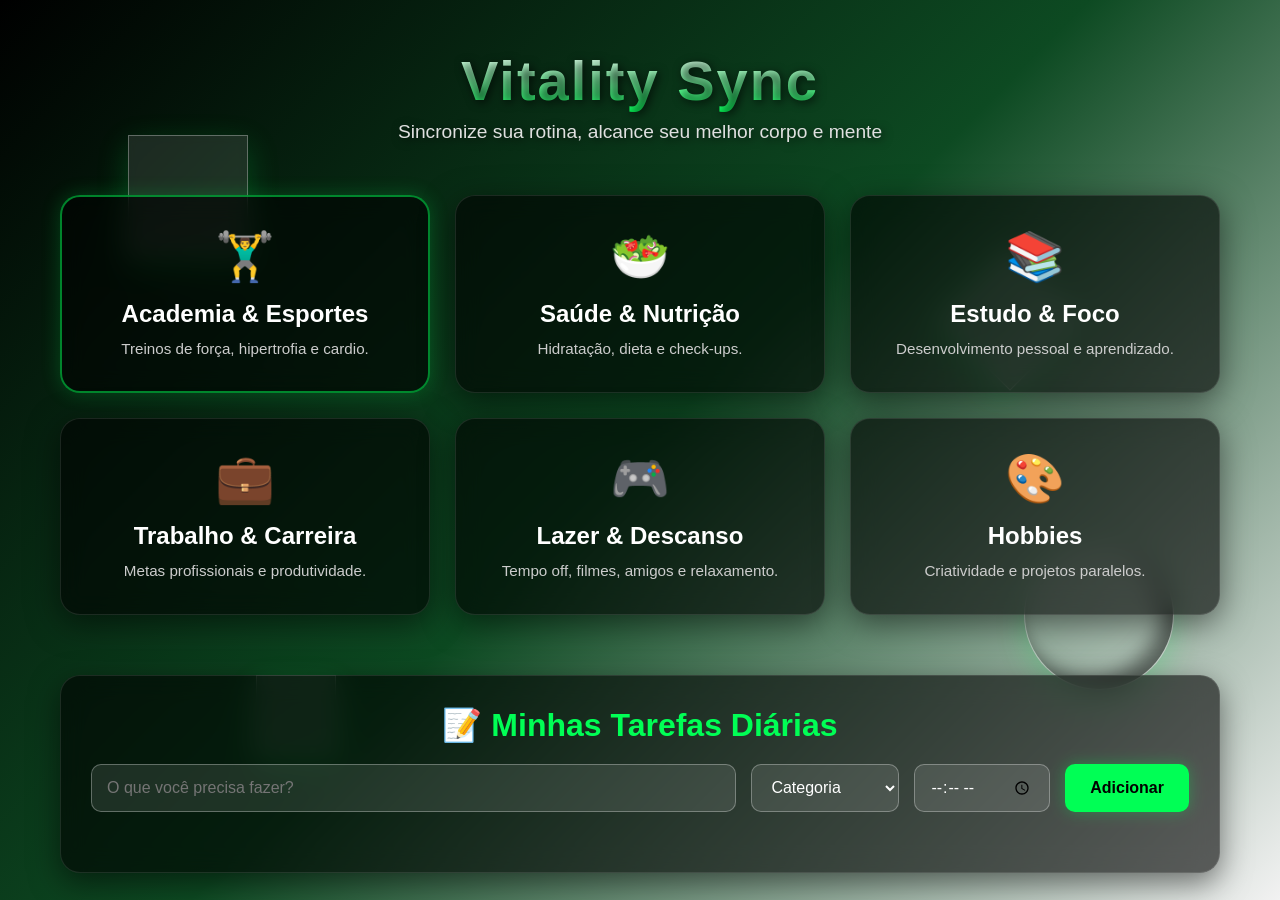
<file: index.html>
<!DOCTYPE html>
<html lang="pt-BR">
<head>
    <meta charset="UTF-8">
    <meta name="viewport" content="width=device-width, initial-scale=1.0">
    <title>Vitality Sync | Estilo de Vida Saudável</title>
    <link rel="stylesheet" href="style.css">
</head>
<body>
    <!-- Fundo com objetos 3D flutuantes -->
    <div class="background-3d">
        <div class="shape cube cube1"></div>
        <div class="shape sphere"></div>
        <div class="shape diamond"></div>
        <div class="shape cube cube2"></div>
    </div>

    <header>
        <h1>Vitality Sync</h1>
        <p>Sincronize sua rotina, alcance seu melhor corpo e mente</p>
    </header>

    <main class="grid-container">
        <!-- Card 1: Academia -->
        <a href="academia.html" class="card-link">
            <div class="card card-destaque">
                <div class="card-icon">🏋️‍♂️</div>
                <h2>Academia & Esportes</h2>
                <p>Treinos de força, hipertrofia e cardio.</p>
            </div>
        </a>

        <!-- Card 2: Saúde -->
        <a href="saude.html" class="card-link">
            <div class="card">
                <div class="card-icon">🥗</div>
                <h2>Saúde & Nutrição</h2>
                <p>Hidratação, dieta e check-ups.</p>
            </div>
        </a>

        <!-- Card 3: Estudo -->
        <a href="estudo.html" class="card-link">
            <div class="card">
                <div class="card-icon">📚</div>
                <h2>Estudo & Foco</h2>
                <p>Desenvolvimento pessoal e aprendizado.</p>
            </div>
        </a>

        <!-- Card 4: Trabalho -->
        <a href="trabalho.html" class="card-link">
            <div class="card">
                <div class="card-icon">💼</div>
                <h2>Trabalho & Carreira</h2>
                <p>Metas profissionais e produtividade.</p>
            </div>
        </a>

        <!-- Card 5: Lazer -->
        <a href="lazer.html" class="card-link">
            <div class="card">
                <div class="card-icon">🎮</div>
                <h2>Lazer & Descanso</h2>
                <p>Tempo off, filmes, amigos e relaxamento.</p>
            </div>
        </a>

        <!-- Card 6: Hobby -->
        <a href="hobby.html" class="card-link">
            <div class="card">
                <div class="card-icon">🎨</div>
                <h2>Hobbies</h2>
                <p>Criatividade e projetos paralelos.</p>
            </div>
        </a>
    </main>

    <!-- Nova Seção: Gerenciador de Tarefas -->
    <section class="task-manager-section">
        <div class="task-manager-box">
            <h2>📝 Minhas Tarefas Diárias</h2>
            
            <form id="task-form" class="task-form">
                <input type="text" id="task-desc" placeholder="O que você precisa fazer?" required>
                
                <select id="task-category" required>
                    <option value="" disabled selected>Categoria</option>
                    <option value="Academia">🏋️‍♂️ Academia</option>
                    <option value="Saúde">🥗 Saúde</option>
                    <option value="Estudo">📚 Estudo</option>
                    <option value="Trabalho">💼 Trabalho</option>
                    <option value="Lazer">🎮 Lazer</option>
                    <option value="Hobby">🎨 Hobby</option>
                </select>

                <input type="time" id="task-time" required>
                
                <button type="submit">Adicionar</button>
            </form>

            <div id="task-list" class="task-list">
                <!-- As tarefas aparecerão aqui via JavaScript -->
            </div>
        </div>
    </section>

    <!-- JAVASCRIPT: Gerenciamento e Ordenação de Tarefas -->
    <script>
        // Array para armazenar as tarefas
        let tarefas = [];

        const taskForm = document.getElementById('task-form');
        const taskList = document.getElementById('task-list');

        // Evento de envio do formulário
        taskForm.addEventListener('submit', function(event) {
            event.preventDefault(); // Evita que a página recarregue

            // Captura os valores
            const desc = document.getElementById('task-desc').value;
            const category = document.getElementById('task-category').value;
            const time = document.getElementById('task-time').value;

            // Cria o objeto da tarefa
            const novaTarefa = {
                id: Date.now(),
                desc: desc,
                category: category,
                time: time
            };

            // Adiciona ao array
            tarefas.push(novaTarefa);

            // Ordena as tarefas pelo horário (do mais cedo pro mais tarde)
            tarefas.sort((a, b) => a.time.localeCompare(b.time));

            // Atualiza a tela
            renderizarTarefas();

            // Limpa o formulário
            taskForm.reset();
        });

        // Função para desenhar as tarefas na tela
        function renderizarTarefas() {
            taskList.innerHTML = ''; // Limpa a lista atual

            if(tarefas.length === 0) {
                taskList.innerHTML = '<p class="empty-msg">Nenhuma tarefa agendada.</p>';
                return;
            }

            tarefas.forEach(tarefa => {
                // Cria o elemento da tarefa
                const div = document.createElement('div');
                div.className = 'task-item';
                
                div.innerHTML = `
                    <div class="task-info">
                        <span class="task-time">⏰ ${tarefa.time}</span>
                        <span class="task-cat badge-${tarefa.category.toLowerCase()}">${tarefa.category}</span>
                        <span class="task-text">${tarefa.desc}</span>
                    </div>
                    <button class="btn-delete" onclick="removerTarefa(${tarefa.id})">❌</button>
                `;

                taskList.appendChild(div);
            });
        }

        // Função para remover uma tarefa
        function removerTarefa(id) {
            tarefas = tarefas.filter(tarefa => tarefa.id !== id);
            renderizarTarefas();
        }
    </script>
</body>
</html>
</file>
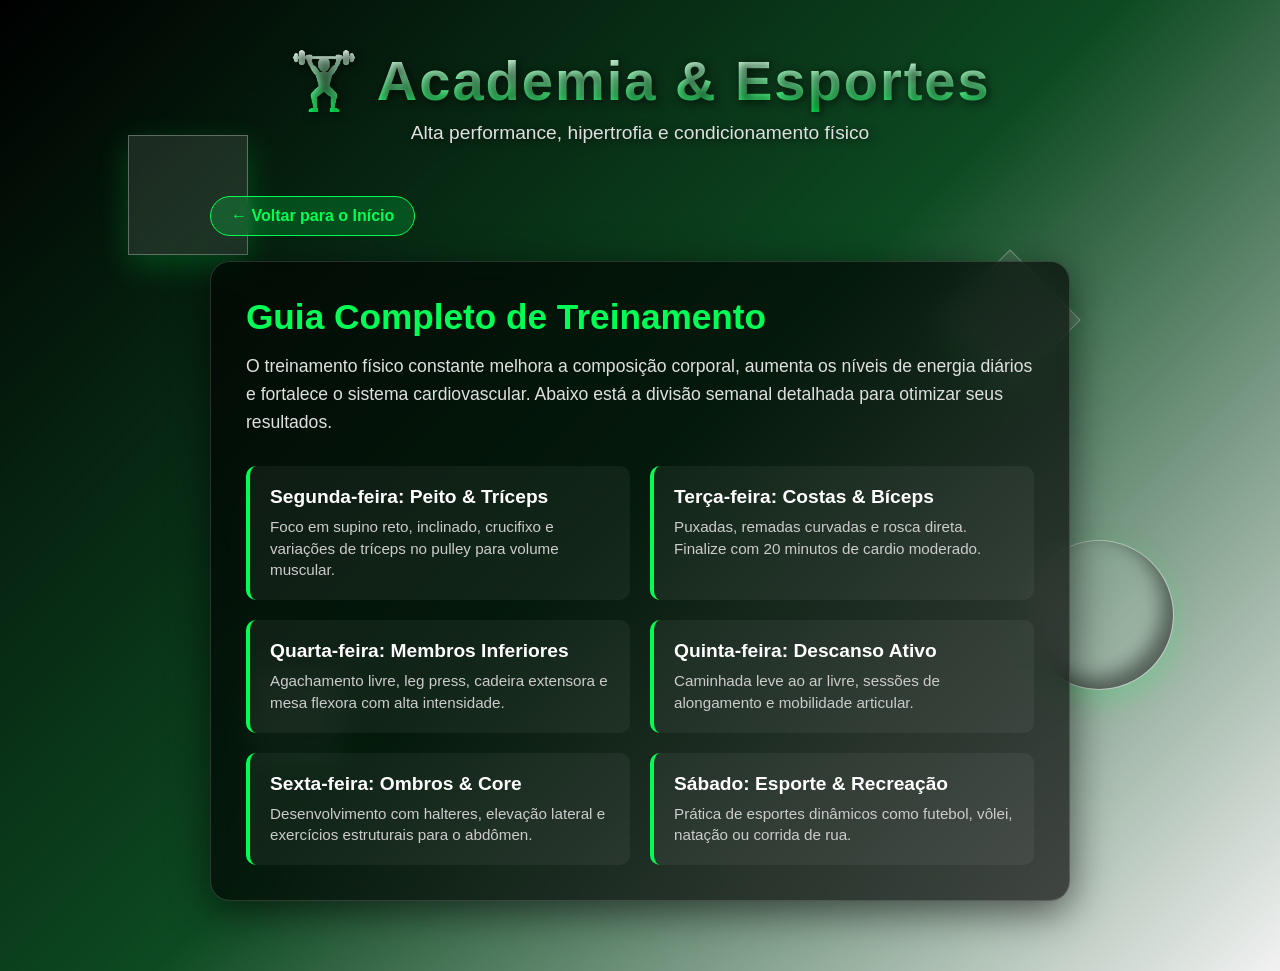
<file: academia.html>
<!DOCTYPE html>
<html lang="pt-BR">
<head>
    <meta charset="UTF-8">
    <meta name="viewport" content="width=device-width, initial-scale=1.0">
    <title>Academia & Esportes | Vitality Sync</title>
    <link rel="stylesheet" href="style.css">
</head>
<body>
    <div class="background-3d">
        <div class="shape cube cube1"></div>
        <div class="shape sphere"></div>
        <div class="shape diamond"></div>
        <div class="shape cube cube2"></div>
    </div>

    <header>
        <h1>🏋️‍♂️ Academia & Esportes</h1>
        <p>Alta performance, hipertrofia e condicionamento físico</p>
    </header>

    <main class="page-container">
        <a href="index.html" class="btn-voltar">← Voltar para o Início</a>

        <div class="content-box">
            <h2>Guia Completo de Treinamento</h2>
            <p class="intro-text">O treinamento físico constante melhora a composição corporal, aumenta os níveis de energia diários e fortalece o sistema cardiovascular. Abaixo está a divisão semanal detalhada para otimizar seus resultados.</p>

            <div class="topic-grid">
                <div class="topic-card">
                    <h3>Segunda-feira: Peito & Tríceps</h3>
                    <p>Foco em supino reto, inclinado, crucifixo e variações de tríceps no pulley para volume muscular.</p>
                </div>
                <div class="topic-card">
                    <h3>Terça-feira: Costas & Bíceps</h3>
                    <p>Puxadas, remadas curvadas e rosca direta. Finalize com 20 minutos de cardio moderado.</p>
                </div>
                <div class="topic-card">
                    <h3>Quarta-feira: Membros Inferiores</h3>
                    <p>Agachamento livre, leg press, cadeira extensora e mesa flexora com alta intensidade.</p>
                </div>
                <div class="topic-card">
                    <h3>Quinta-feira: Descanso Ativo</h3>
                    <p>Caminhada leve ao ar livre, sessões de alongamento e mobilidade articular.</p>
                </div>
                <div class="topic-card">
                    <h3>Sexta-feira: Ombros & Core</h3>
                    <p>Desenvolvimento com halteres, elevação lateral e exercícios estruturais para o abdômen.</p>
                </div>
                <div class="topic-card">
                    <h3>Sábado: Esporte & Recreação</h3>
                    <p>Prática de esportes dinâmicos como futebol, vôlei, natação ou corrida de rua.</p>
                </div>
            </div>
        </div>
    </main>
</body>
</html>
</file>
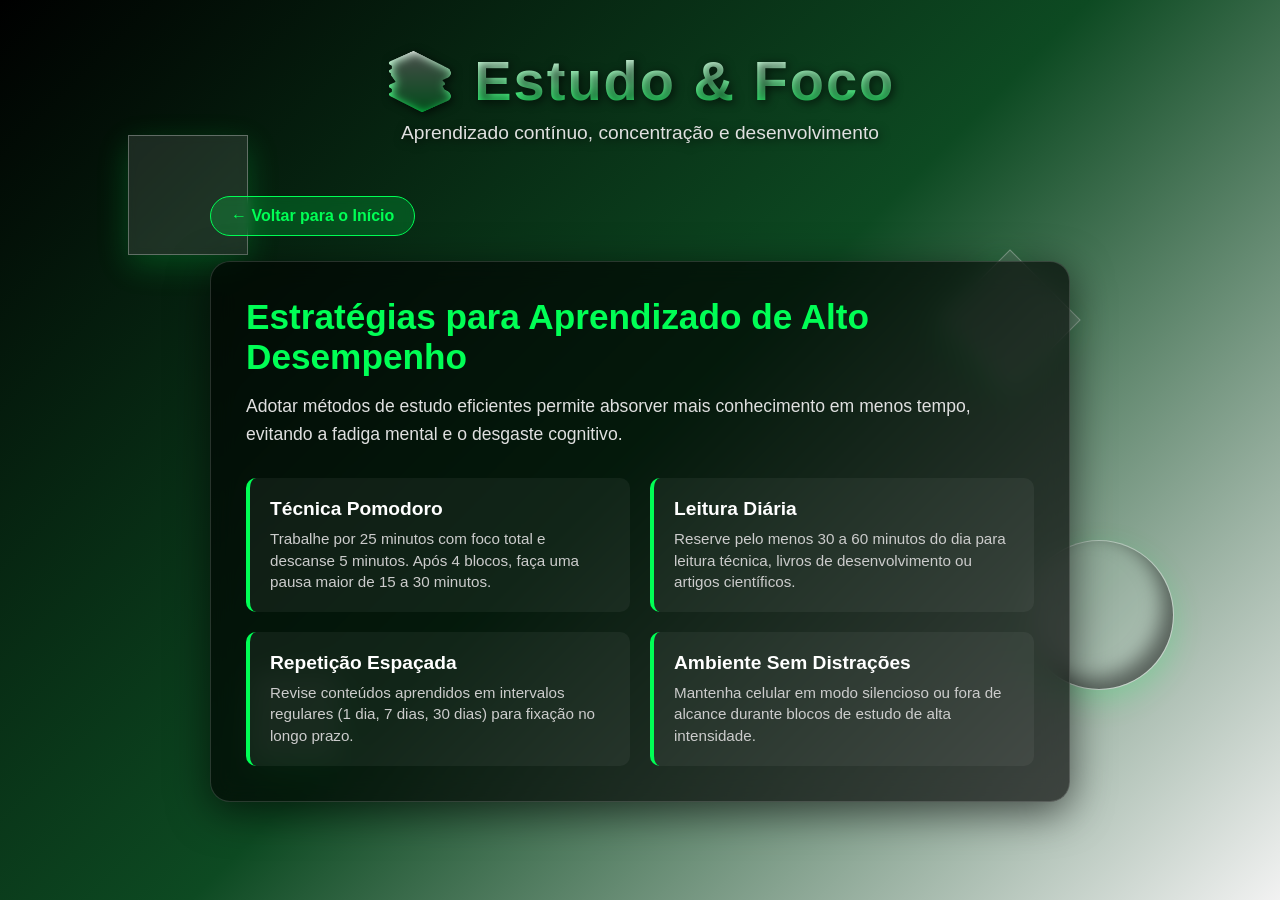
<file: estudo.html>
<!DOCTYPE html>
<html lang="pt-BR">
<head>
    <meta charset="UTF-8">
    <meta name="viewport" content="width=device-width, initial-scale=1.0">
    <title>Estudo & Foco | Vitality Sync</title>
    <link rel="stylesheet" href="style.css">
</head>
<body>
    <div class="background-3d">
        <div class="shape cube cube1"></div>
        <div class="shape sphere"></div>
        <div class="shape diamond"></div>
        <div class="shape cube cube2"></div>
    </div>

    <header>
        <h1>📚 Estudo & Foco</h1>
        <p>Aprendizado contínuo, concentração e desenvolvimento</p>
    </header>

    <main class="page-container">
        <a href="index.html" class="btn-voltar">← Voltar para o Início</a>

        <div class="content-box">
            <h2>Estratégias para Aprendizado de Alto Desempenho</h2>
            <p class="intro-text">Adotar métodos de estudo eficientes permite absorver mais conhecimento em menos tempo, evitando a fadiga mental e o desgaste cognitivo.</p>

            <div class="topic-grid">
                <div class="topic-card">
                    <h3>Técnica Pomodoro</h3>
                    <p>Trabalhe por 25 minutos com foco total e descanse 5 minutos. Após 4 blocos, faça uma pausa maior de 15 a 30 minutos.</p>
                </div>
                <div class="topic-card">
                    <h3>Leitura Diária</h3>
                    <p>Reserve pelo menos 30 a 60 minutos do dia para leitura técnica, livros de desenvolvimento ou artigos científicos.</p>
                </div>
                <div class="topic-card">
                    <h3>Repetição Espaçada</h3>
                    <p>Revise conteúdos aprendidos em intervalos regulares (1 dia, 7 dias, 30 dias) para fixação no longo prazo.</p>
                </div>
                <div class="topic-card">
                    <h3>Ambiente Sem Distrações</h3>
                    <p>Mantenha celular em modo silencioso ou fora de alcance durante blocos de estudo de alta intensidade.</p>
                </div>
            </div>
        </div>
    </main>
</body>
</html>
</file>
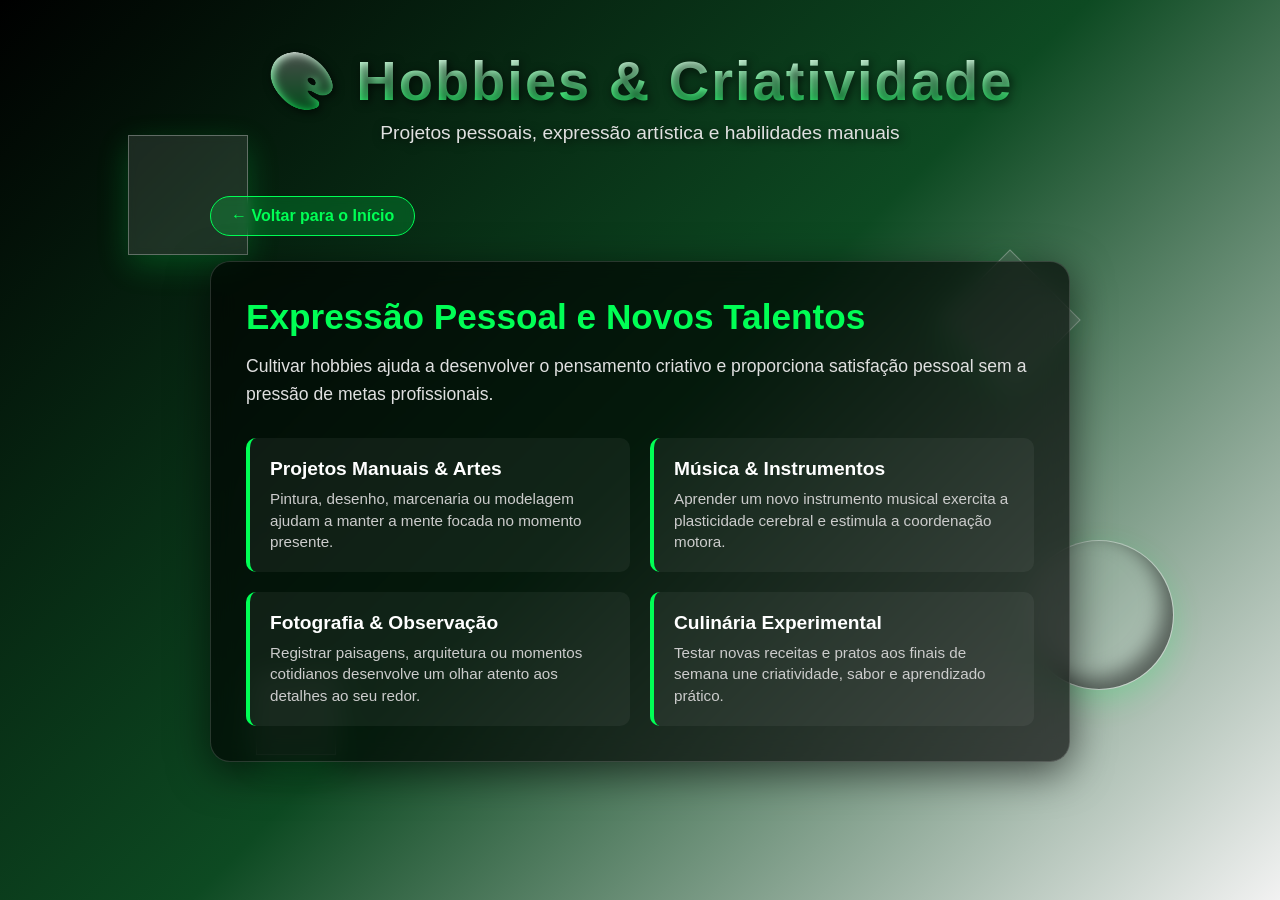
<file: hobby.html>
<!DOCTYPE html>
<html lang="pt-BR">
<head>
    <meta charset="UTF-8">
    <meta name="viewport" content="width=device-width, initial-scale=1.0">
    <title>Hobbies & Criatividade | Vitality Sync</title>
    <link rel="stylesheet" href="style.css">
</head>
<body>
    <div class="background-3d">
        <div class="shape cube cube1"></div>
        <div class="shape sphere"></div>
        <div class="shape diamond"></div>
        <div class="shape cube cube2"></div>
    </div>

    <header>
        <h1>🎨 Hobbies & Criatividade</h1>
        <p>Projetos pessoais, expressão artística e habilidades manuais</p>
    </header>

    <main class="page-container">
        <a href="index.html" class="btn-voltar">← Voltar para o Início</a>

        <div class="content-box">
            <h2>Expressão Pessoal e Novos Talentos</h2>
            <p class="intro-text">Cultivar hobbies ajuda a desenvolver o pensamento criativo e proporciona satisfação pessoal sem a pressão de metas profissionais.</p>

            <div class="topic-grid">
                <div class="topic-card">
                    <h3>Projetos Manuais & Artes</h3>
                    <p>Pintura, desenho, marcenaria ou modelagem ajudam a manter a mente focada no momento presente.</p>
                </div>
                <div class="topic-card">
                    <h3>Música & Instrumentos</h3>
                    <p>Aprender um novo instrumento musical exercita a plasticidade cerebral e estimula a coordenação motora.</p>
                </div>
                <div class="topic-card">
                    <h3>Fotografia & Observação</h3>
                    <p>Registrar paisagens, arquitetura ou momentos cotidianos desenvolve um olhar atento aos detalhes ao seu redor.</p>
                </div>
                <div class="topic-card">
                    <h3>Culinária Experimental</h3>
                    <p>Testar novas receitas e pratos aos finais de semana une criatividade, sabor e aprendizado prático.</p>
                </div>
            </div>
        </div>
    </main>
</body>
</html>
</file>
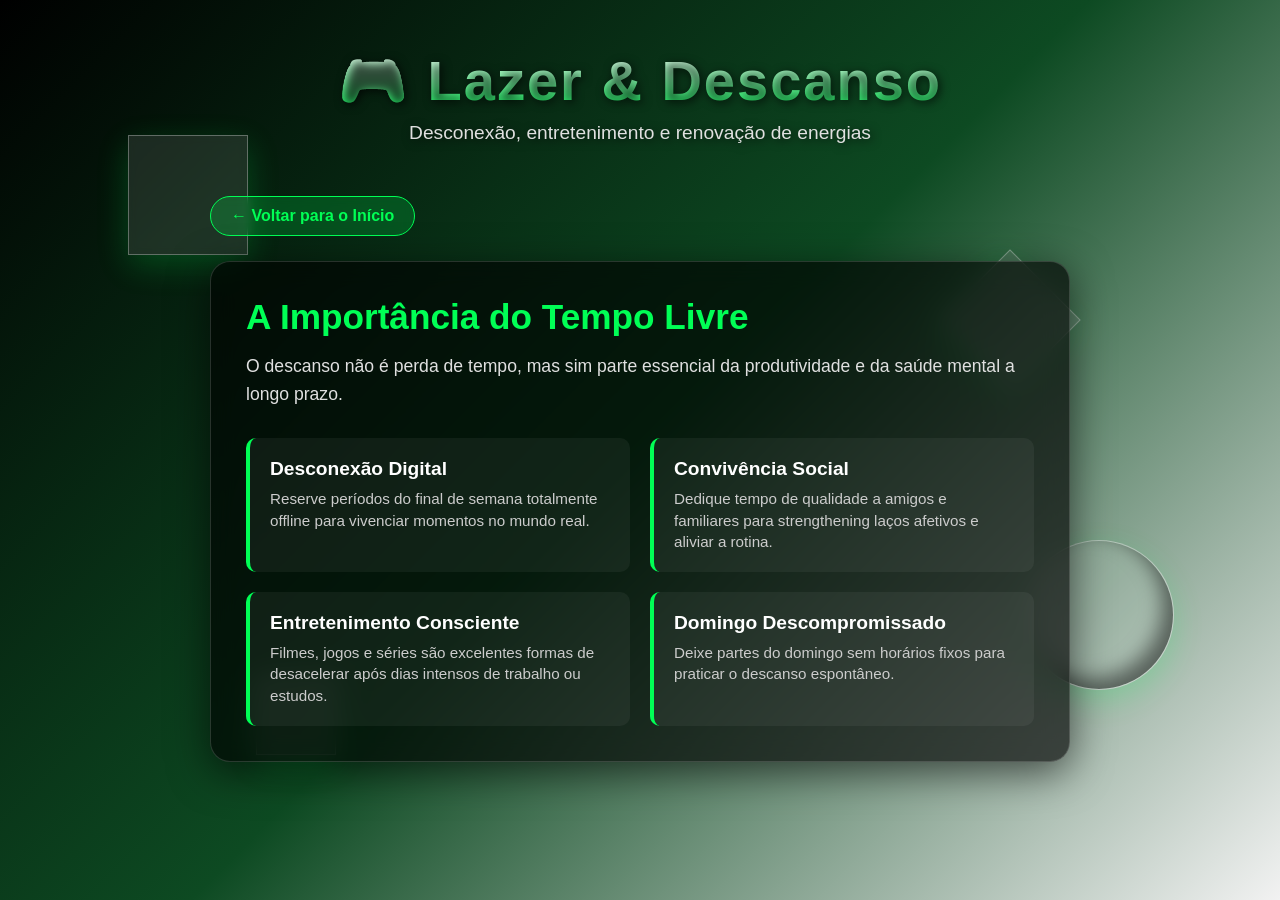
<file: lazer.html>
<!DOCTYPE html>
<html lang="pt-BR">
<head>
    <meta charset="UTF-8">
    <meta name="viewport" content="width=device-width, initial-scale=1.0">
    <title>Lazer & Descanso | Vitality Sync</title>
    <link rel="stylesheet" href="style.css">
</head>
<body>
    <div class="background-3d">
        <div class="shape cube cube1"></div>
        <div class="shape sphere"></div>
        <div class="shape diamond"></div>
        <div class="shape cube cube2"></div>
    </div>

    <header>
        <h1>🎮 Lazer & Descanso</h1>
        <p>Desconexão, entretenimento e renovação de energias</p>
    </header>

    <main class="page-container">
        <a href="index.html" class="btn-voltar">← Voltar para o Início</a>

        <div class="content-box">
            <h2>A Importância do Tempo Livre</h2>
            <p class="intro-text">O descanso não é perda de tempo, mas sim parte essencial da produtividade e da saúde mental a longo prazo.</p>

            <div class="topic-grid">
                <div class="topic-card">
                    <h3>Desconexão Digital</h3>
                    <p>Reserve períodos do final de semana totalmente offline para vivenciar momentos no mundo real.</p>
                </div>
                <div class="topic-card">
                    <h3>Convivência Social</h3>
                    <p>Dedique tempo de qualidade a amigos e familiares para strengthening laços afetivos e aliviar a rotina.</p>
                </div>
                <div class="topic-card">
                    <h3>Entretenimento Consciente</h3>
                    <p>Filmes, jogos e séries são excelentes formas de desacelerar após dias intensos de trabalho ou estudos.</p>
                </div>
                <div class="topic-card">
                    <h3>Domingo Descompromissado</h3>
                    <p>Deixe partes do domingo sem horários fixos para praticar o descanso espontâneo.</p>
                </div>
            </div>
        </div>
    </main>
</body>
</html>
</file>
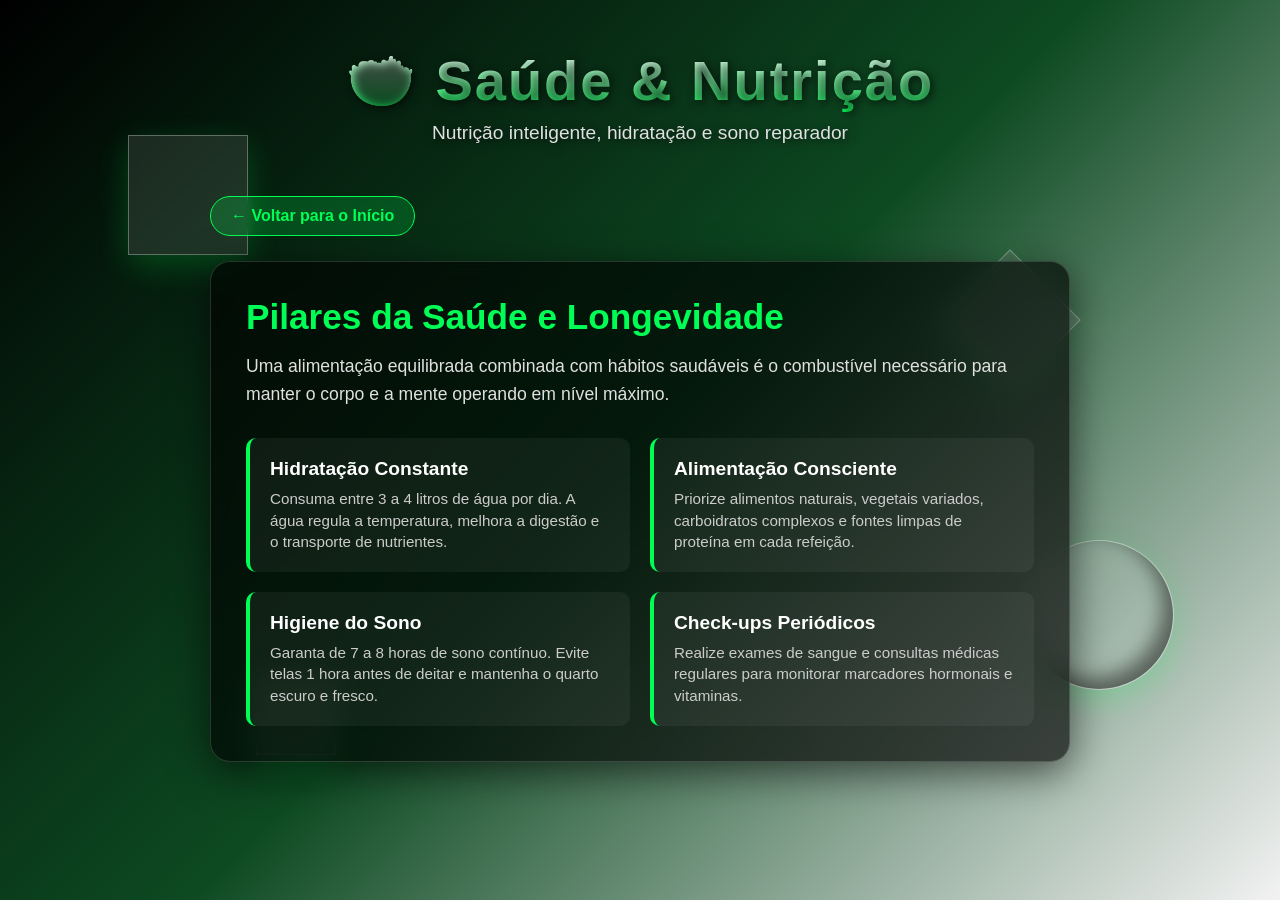
<file: saude.html>
<!DOCTYPE html>
<html lang="pt-BR">
<head>
    <meta charset="UTF-8">
    <meta name="viewport" content="width=device-width, initial-scale=1.0">
    <title>Saúde & Nutrição | Vitality Sync</title>
    <link rel="stylesheet" href="style.css">
</head>
<body>
    <div class="background-3d">
        <div class="shape cube cube1"></div>
        <div class="shape sphere"></div>
        <div class="shape diamond"></div>
        <div class="shape cube cube2"></div>
    </div>

    <header>
        <h1>🥗 Saúde & Nutrição</h1>
        <p>Nutrição inteligente, hidratação e sono reparador</p>
    </header>

    <main class="page-container">
        <a href="index.html" class="btn-voltar">← Voltar para o Início</a>

        <div class="content-box">
            <h2>Pilares da Saúde e Longevidade</h2>
            <p class="intro-text">Uma alimentação equilibrada combinada com hábitos saudáveis é o combustível necessário para manter o corpo e a mente operando em nível máximo.</p>

            <div class="topic-grid">
                <div class="topic-card">
                    <h3>Hidratação Constante</h3>
                    <p>Consuma entre 3 a 4 litros de água por dia. A água regula a temperatura, melhora a digestão e o transporte de nutrientes.</p>
                </div>
                <div class="topic-card">
                    <h3>Alimentação Consciente</h3>
                    <p>Priorize alimentos naturais, vegetais variados, carboidratos complexos e fontes limpas de proteína em cada refeição.</p>
                </div>
                <div class="topic-card">
                    <h3>Higiene do Sono</h3>
                    <p>Garanta de 7 a 8 horas de sono contínuo. Evite telas 1 hora antes de deitar e mantenha o quarto escuro e fresco.</p>
                </div>
                <div class="topic-card">
                    <h3>Check-ups Periódicos</h3>
                    <p>Realize exames de sangue e consultas médicas regulares para monitorar marcadores hormonais e vitaminas.</p>
                </div>
            </div>
        </div>
    </main>
</body>
</html>
</file>
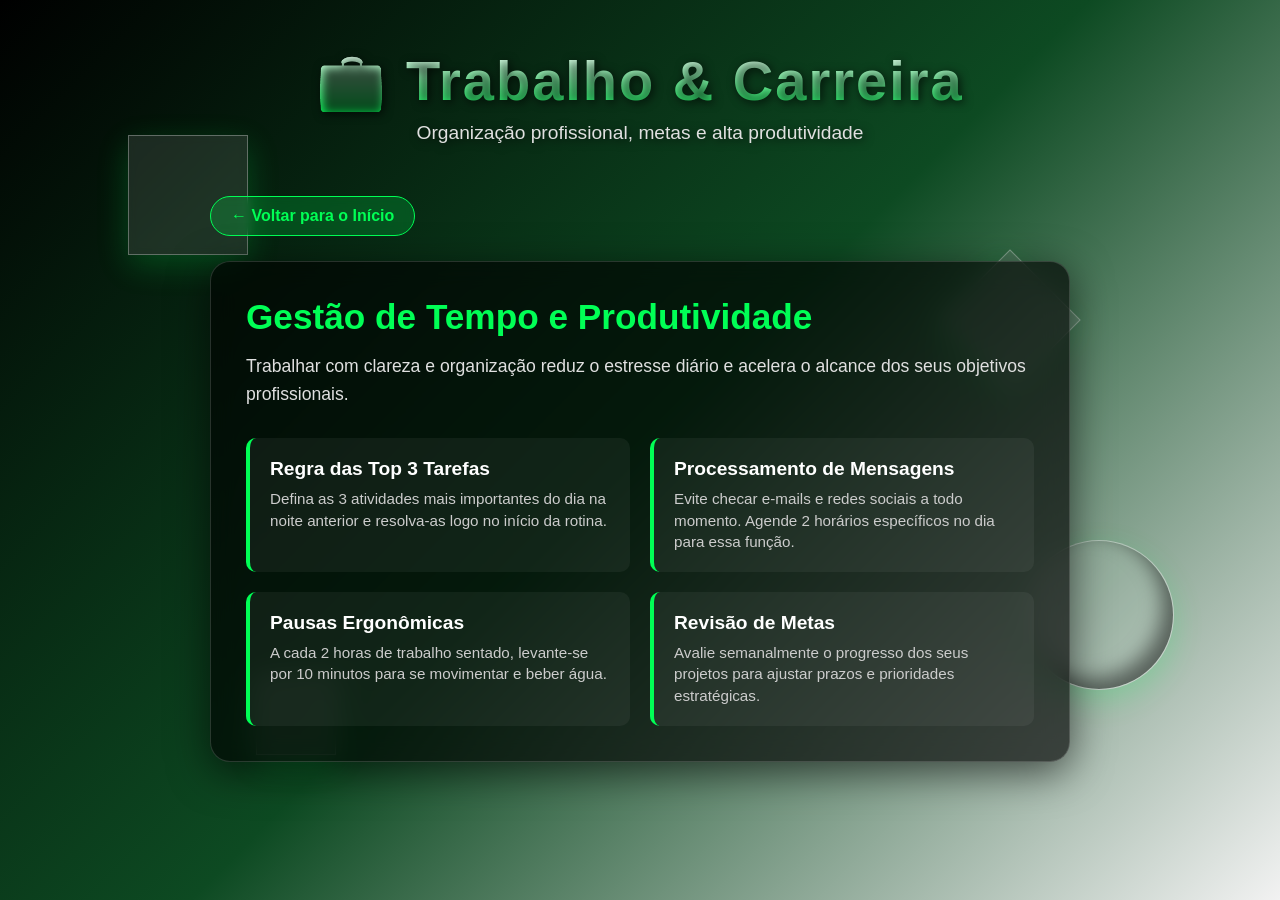
<file: trabalho.html>
<!DOCTYPE html>
<html lang="pt-BR">
<head>
    <meta charset="UTF-8">
    <meta name="viewport" content="width=device-width, initial-scale=1.0">
    <title>Trabalho & Carreira | Vitality Sync</title>
    <link rel="stylesheet" href="style.css">
</head>
<body>
    <div class="background-3d">
        <div class="shape cube cube1"></div>
        <div class="shape sphere"></div>
        <div class="shape diamond"></div>
        <div class="shape cube cube2"></div>
    </div>

    <header>
        <h1>💼 Trabalho & Carreira</h1>
        <p>Organização profissional, metas e alta produtividade</p>
    </header>

    <main class="page-container">
        <a href="index.html" class="btn-voltar">← Voltar para o Início</a>

        <div class="content-box">
            <h2>Gestão de Tempo e Produtividade</h2>
            <p class="intro-text">Trabalhar com clareza e organização reduz o estresse diário e acelera o alcance dos seus objetivos profissionais.</p>

            <div class="topic-grid">
                <div class="topic-card">
                    <h3>Regra das Top 3 Tarefas</h3>
                    <p>Defina as 3 atividades mais importantes do dia na noite anterior e resolva-as logo no início da rotina.</p>
                </div>
                <div class="topic-card">
                    <h3>Processamento de Mensagens</h3>
                    <p>Evite checar e-mails e redes sociais a todo momento. Agende 2 horários específicos no dia para essa função.</p>
                </div>
                <div class="topic-card">
                    <h3>Pausas Ergonômicas</h3>
                    <p>A cada 2 horas de trabalho sentado, levante-se por 10 minutos para se movimentar e beber água.</p>
                </div>
                <div class="topic-card">
                    <h3>Revisão de Metas</h3>
                    <p>Avalie semanalmente o progresso dos seus projetos para ajustar prazos e prioridades estratégicas.</p>
                </div>
            </div>
        </div>
    </main>
</body>
</html>
</file>
<file: style.css>
/* Reset e Estilos Básicos */
* {
    margin: 0;
    padding: 0;
    box-sizing: border-box;
    font-family: 'Segoe UI', Tahoma, Geneva, Verdana, sans-serif;
}

/* Fundo em degradê: Preto, Verde e Branco */
body {
    background: linear-gradient(135deg, #000000 0%, #0d4a22 50%, #f2f2f2 100%);
    color: #fff;
    min-height: 100vh;
    overflow-x: hidden;
    position: relative;
}

/* Animações e Objetos 3D de Fundo */
.background-3d {
    position: fixed;
    top: 0; left: 0; width: 100%; height: 100%;
    z-index: -1;
    overflow: hidden;
}

.shape {
    position: absolute;
    background: rgba(255, 255, 255, 0.1);
    backdrop-filter: blur(4px);
    border: 1px solid rgba(255, 255, 255, 0.3);
    animation: float 20s infinite linear;
    box-shadow: 0 10px 30px rgba(0, 255, 85, 0.2);
}

.cube1 {
    width: 120px; height: 120px;
    top: 15%; left: 10%;
    animation-duration: 25s;
}

.sphere {
    width: 150px; height: 150px;
    border-radius: 50%;
    top: 60%; left: 80%;
    box-shadow: inset -10px -10px 20px rgba(0,0,0,0.5), 0 10px 30px rgba(0, 255, 85, 0.2);
    animation-duration: 18s;
    animation-direction: reverse;
}

.diamond {
    width: 100px; height: 100px;
    transform: rotate(45deg);
    top: 30%; left: 75%;
    animation-duration: 22s;
}

.cube2 {
    width: 80px; height: 80px;
    top: 75%; left: 20%;
    animation-duration: 15s;
}

@keyframes float {
    0% { transform: translateY(10vh) rotateX(0deg) rotateY(0deg) rotateZ(0deg); }
    50% { transform: translateY(-30vh) rotateX(180deg) rotateY(180deg) rotateZ(90deg); }
    100% { transform: translateY(10vh) rotateX(360deg) rotateY(360deg) rotateZ(180deg); }
}

/* Cabeçalho */
header {
    text-align: center;
    padding: 3rem 1rem 2rem;
    text-shadow: 2px 2px 10px rgba(0, 0, 0, 0.7);
}

header h1 {
    font-size: 3.5rem;
    font-weight: 800;
    letter-spacing: 2px;
    background: -webkit-linear-gradient(#fff, #00ff55);
    -webkit-background-clip: text;
    -webkit-text-fill-color: transparent;
    margin-bottom: 0.5rem;
}

header p {
    font-size: 1.2rem;
    color: #e0e0e0;
}

/* Links dos Cards na Home */
.card-link {
    text-decoration: none;
    color: inherit;
    display: block;
}

/* Grid de Cards (Efeito Glassmorphism) */
.grid-container {
    display: grid;
    grid-template-columns: repeat(auto-fit, minmax(280px, 1fr));
    gap: 25px;
    padding: 20px;
    max-width: 1200px;
    margin: 0 auto 40px;
}

.card {
    background: rgba(0, 0, 0, 0.6);
    border: 1px solid rgba(255, 255, 255, 0.1);
    border-radius: 20px;
    padding: 2rem 1.5rem;
    text-align: center;
    cursor: pointer;
    backdrop-filter: blur(12px);
    transition: all 0.4s ease;
    box-shadow: 0 8px 32px rgba(0, 0, 0, 0.5);
    display: flex;
    flex-direction: column;
    justify-content: center;
    align-items: center;
    height: 100%;
}

.card-icon {
    font-size: 3rem;
    margin-bottom: 15px;
    transition: transform 0.4s ease;
}

.card-destaque {
    border: 2px solid rgba(0, 255, 85, 0.5);
    box-shadow: 0 0 20px rgba(0, 255, 85, 0.2);
}

.card:hover {
    transform: translateY(-10px);
    box-shadow: 0 15px 40px rgba(0, 255, 85, 0.4);
    border-color: #00ff55;
}

.card:hover .card-icon {
    transform: scale(1.2);
}

.card h2 {
    font-size: 1.5rem;
    margin-bottom: 10px;
    color: #fff;
}

.card p {
    color: #cccccc;
    font-size: 0.95rem;
    line-height: 1.4;
}

/* --- ESTILOS DAS PÁGINAS INTERNAS (Páginas Individuais dos Cards) --- */
.page-container {
    max-width: 900px;
    margin: 0 auto 50px;
    padding: 20px;
}

.btn-voltar {
    display: inline-block;
    padding: 10px 20px;
    background: rgba(0, 255, 85, 0.2);
    color: #00ff55;
    border: 1px solid #00ff55;
    border-radius: 30px;
    text-decoration: none;
    font-weight: bold;
    margin-bottom: 25px;
    transition: all 0.3s ease;
    backdrop-filter: blur(5px);
}

.btn-voltar:hover {
    background: #00ff55;
    color: #000;
    box-shadow: 0 0 15px rgba(0, 255, 85, 0.6);
}

.content-box {
    background: rgba(0, 0, 0, 0.65);
    border: 1px solid rgba(255, 255, 255, 0.15);
    border-radius: 20px;
    padding: 35px;
    backdrop-filter: blur(12px);
    box-shadow: 0 10px 40px rgba(0, 0, 0, 0.6);
}

.content-box h2 {
    font-size: 2.2rem;
    color: #00ff55;
    margin-bottom: 15px;
}

.intro-text {
    font-size: 1.1rem;
    line-height: 1.6;
    color: #e0e0e0;
    margin-bottom: 30px;
}

.topic-grid {
    display: grid;
    grid-template-columns: repeat(auto-fit, minmax(260px, 1fr));
    gap: 20px;
    margin-top: 20px;
}

.topic-card {
    background: rgba(255, 255, 255, 0.05);
    border-left: 4px solid #00ff55;
    border-radius: 10px;
    padding: 20px;
    transition: transform 0.3s ease;
}

.topic-card:hover {
    transform: translateX(5px);
    background: rgba(255, 255, 255, 0.08);
}

.topic-card h3 {
    font-size: 1.2rem;
    color: #fff;
    margin-bottom: 8px;
}

.topic-card p {
    font-size: 0.95rem;
    color: #ccc;
    line-height: 1.4;
}

/* Responsividade */
@media (max-width: 768px) {
    header h1 { font-size: 2.5rem; }
    .card { padding: 1.5rem 1rem; }
    .content-box { padding: 20px; }
}
.task-manager-section {
    max-width: 1200px;
    margin: 0 auto 60px;
    padding: 0 20px;
}

.task-manager-box {
    background: rgba(0, 0, 0, 0.6);
    border: 1px solid rgba(255, 255, 255, 0.1);
    border-radius: 20px;
    padding: 30px;
    backdrop-filter: blur(12px);
    box-shadow: 0 10px 30px rgba(0, 0, 0, 0.5);
}

.task-manager-box h2 {
    color: #00ff55;
    margin-bottom: 20px;
    text-align: center;
    font-size: 2rem;
}

.task-form {
    display: flex;
    flex-wrap: wrap;
    gap: 15px;
    margin-bottom: 30px;
    justify-content: center;
}

.task-form input,
.task-form select {
    background: rgba(255, 255, 255, 0.1);
    border: 1px solid rgba(255, 255, 255, 0.3);
    color: #fff;
    padding: 12px 15px;
    border-radius: 10px;
    font-size: 1rem;
    outline: none;
    transition: border 0.3s;
}

.task-form input[type="text"] {
    flex: 1;
    min-width: 250px;
}

.task-form input:focus,
.task-form select:focus {
    border-color: #00ff55;
    background: rgba(255, 255, 255, 0.15);
}

/* Opções do select precisam ter fundo escuro para leitura */
.task-form select option {
    background: #111;
    color: #fff;
}

.task-form button {
    background: #00ff55;
    color: #000;
    border: none;
    padding: 12px 25px;
    border-radius: 10px;
    font-weight: bold;
    font-size: 1rem;
    cursor: pointer;
    transition: all 0.3s ease;
    box-shadow: 0 0 15px rgba(0, 255, 85, 0.3);
}

.task-form button:hover {
    background: #00cc44;
    transform: translateY(-2px);
    box-shadow: 0 5px 20px rgba(0, 255, 85, 0.5);
}

/* Lista de Tarefas */
.task-list {
    display: flex;
    flex-direction: column;
    gap: 15px;
}

.empty-msg {
    text-align: center;
    color: #aaa;
    font-style: italic;
}

.task-item {
    display: flex;
    justify-content: space-between;
    align-items: center;
    background: rgba(255, 255, 255, 0.05);
    padding: 15px 20px;
    border-radius: 12px;
    border-left: 4px solid #00ff55;
    transition: transform 0.2s;
}

.task-item:hover {
    background: rgba(255, 255, 255, 0.1);
    transform: translateX(5px);
}

.task-info {
    display: flex;
    align-items: center;
    gap: 15px;
    flex-wrap: wrap;
}

.task-time {
    font-weight: bold;
    color: #00ff55;
    background: rgba(0, 255, 85, 0.1);
    padding: 5px 10px;
    border-radius: 5px;
}

.task-cat {
    font-size: 0.85rem;
    padding: 4px 10px;
    border-radius: 20px;
    background: rgba(255, 255, 255, 0.15);
    color: #ddd;
    text-transform: uppercase;
    letter-spacing: 1px;
}

.task-text {
    font-size: 1.1rem;
    color: #fff;
}

.btn-delete {
    background: none;
    border: none;
    color: #ff4444;
    font-size: 1.2rem;
    cursor: pointer;
    transition: transform 0.2s;
}

.btn-delete:hover {
    transform: scale(1.2);
}

/* Responsividade do Form de Tarefas */
@media (max-width: 768px) {
    .task-form {
        flex-direction: column;
    }
    .task-form input[type="text"],
    .task-form select,
    .task-form input[type="time"],
    .task-form button {
        width: 100%;
    }
    .task-info {
        flex-direction: column;
        align-items: flex-start;
        gap: 8px;
    }
}
</file>
